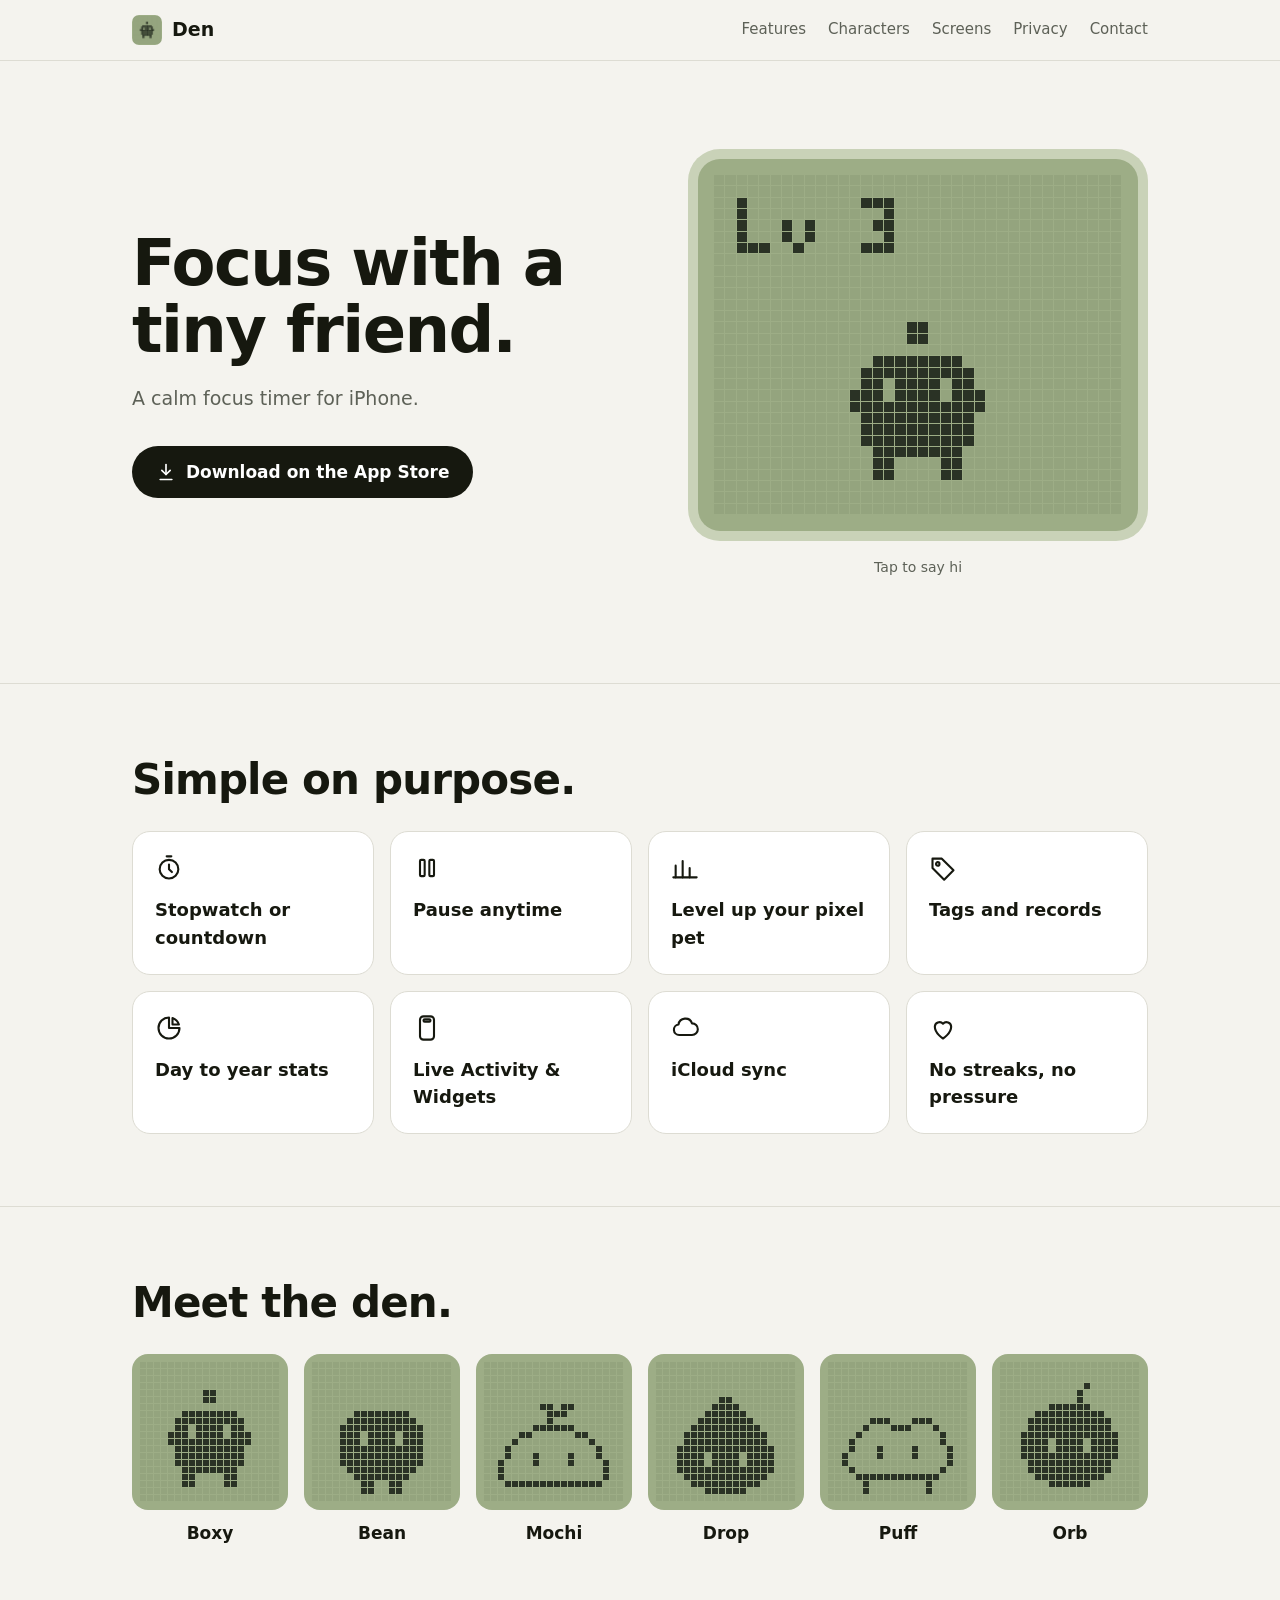
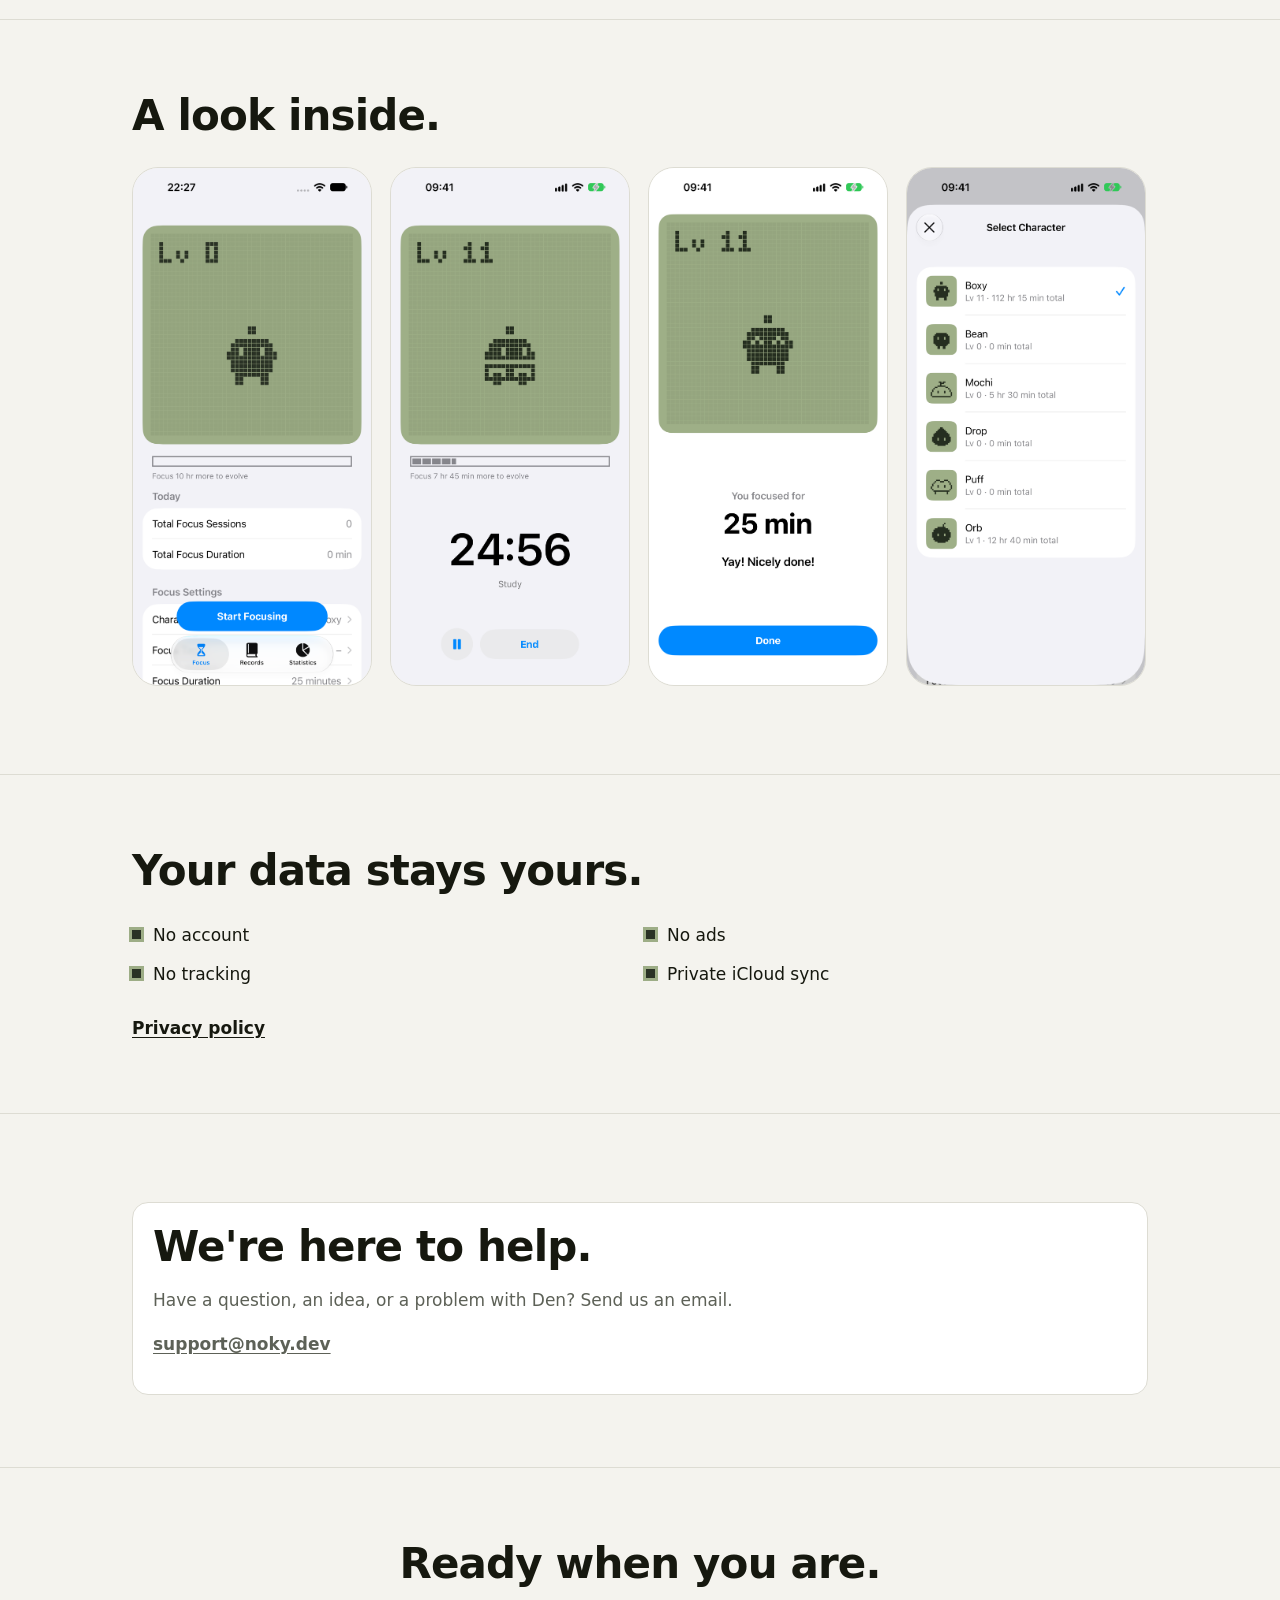
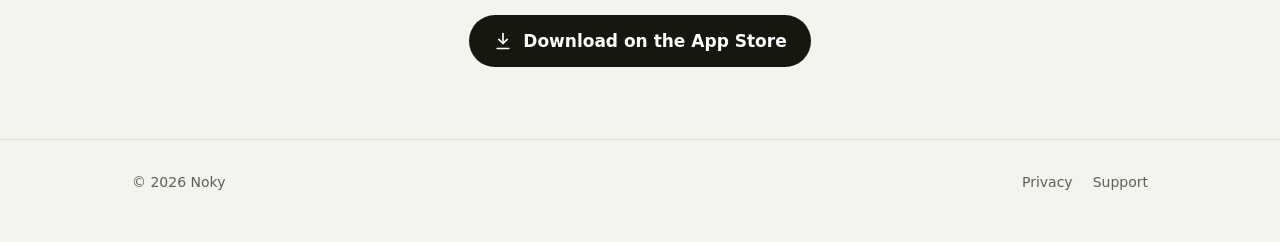
<file: website/index.html>
<!doctype html>
<html lang="en">
<head>
  <meta charset="utf-8">
  <meta name="viewport" content="width=device-width, initial-scale=1, viewport-fit=cover">
  <title>Den — A calm focus timer with a tiny pixel friend</title>
  <meta name="description" content="Den is a calm focus timer for iPhone. A tiny pixel friend keeps you company on a retro LCD screen and grows with every hour you focus. No accounts, no ads, no tracking.">
  <meta name="theme-color" content="#f4f3ee" media="(prefers-color-scheme: light)">
  <meta name="theme-color" content="#121310" media="(prefers-color-scheme: dark)">
  <meta property="og:title" content="Den — A calm focus timer with a tiny pixel friend">
  <meta property="og:description" content="A tiny pixel friend keeps you company while you focus, and grows with every hour you spend together.">
  <meta property="og:image" content="assets/icon.png">
  <meta property="og:type" content="website">
  <link rel="icon" type="image/png" href="assets/favicon.png">
  <link rel="apple-touch-icon" href="assets/apple-touch-icon.png">
  <link rel="stylesheet" href="assets/style.css">
</head>
<body>
  <header class="site-header">
    <div class="wrap">
      <a class="brand" href="./">
        <img src="assets/icon.png" alt="" width="30" height="30">
        Den
      </a>
      <nav class="nav" aria-label="Main">
        <a href="#features">Features</a>
        <a href="#characters" class="optional">Characters</a>
        <a href="#screens" class="optional">Screens</a>
        <a href="privacy">Privacy</a>
        <a href="#support">Contact</a>
      </nav>
    </div>
  </header>

  <main>
    <section class="hero">
      <div class="wrap">
        <div>
          <h1>Focus with a tiny friend.</h1>
          <p class="lede">A calm focus timer for iPhone.</p>
          <!-- App Store 按鈕：網址在 assets/config.js 設定；HTML 的預設 href 給停用 JavaScript 的使用者。 -->
          <a class="store-button" href="https://apps.apple.com/app/id6819673877">
            <svg viewBox="0 0 24 24" fill="none" stroke="currentColor" stroke-width="2" stroke-linecap="round" stroke-linejoin="round" aria-hidden="true"><path d="M12 3v12"/><path d="m7 10 5 5 5-5"/><path d="M5 21h14"/></svg>
            <span data-label>Download on the App Store</span>
          </a>
        </div>

        <div>
          <div class="lcd hero-lcd" tabindex="0" role="button" aria-label="Say hi to the pixel character">
            <canvas data-hero-lcd width="360" height="300"></canvas>
          </div>
          <p class="hero-lcd-caption">Tap to say hi</p>
        </div>
      </div>
    </section>

    <section class="section" id="features">
      <div class="wrap">
        <h2>Simple on purpose.</h2>

        <div class="features">
          <article class="feature">
            <svg class="icon" viewBox="0 0 24 24" fill="none" stroke="currentColor" stroke-width="1.8" stroke-linecap="round" stroke-linejoin="round" aria-hidden="true"><circle cx="12" cy="13" r="8"/><path d="M12 9v4l2.5 2.5"/><path d="M10 2h4"/></svg>
            <h3>Stopwatch or countdown</h3>
          </article>
          <article class="feature">
            <svg class="icon" viewBox="0 0 24 24" fill="none" stroke="currentColor" stroke-width="1.8" stroke-linecap="round" stroke-linejoin="round" aria-hidden="true"><rect x="6" y="5" width="4" height="14" rx="1"/><rect x="14" y="5" width="4" height="14" rx="1"/></svg>
            <h3>Pause anytime</h3>
          </article>
          <article class="feature">
            <svg class="icon" viewBox="0 0 24 24" fill="none" stroke="currentColor" stroke-width="1.8" stroke-linecap="round" stroke-linejoin="round" aria-hidden="true"><path d="M4 20V10"/><path d="M10 20V6"/><path d="M16 20v-8"/><path d="M22 20H2"/></svg>
            <h3>Level up your pixel pet</h3>
          </article>
          <article class="feature">
            <svg class="icon" viewBox="0 0 24 24" fill="none" stroke="currentColor" stroke-width="1.8" stroke-linecap="round" stroke-linejoin="round" aria-hidden="true"><path d="M3 12V4h8l10 10-8 8L3 12Z"/><circle cx="7.5" cy="8.5" r="1.5"/></svg>
            <h3>Tags and records</h3>
          </article>
          <article class="feature">
            <svg class="icon" viewBox="0 0 24 24" fill="none" stroke="currentColor" stroke-width="1.8" stroke-linecap="round" stroke-linejoin="round" aria-hidden="true"><path d="M12 3a9 9 0 1 0 9 9h-9Z"/><path d="M15 3.5A9 9 0 0 1 20.5 9H15Z"/></svg>
            <h3>Day to year stats</h3>
          </article>
          <article class="feature">
            <svg class="icon" viewBox="0 0 24 24" fill="none" stroke="currentColor" stroke-width="1.8" stroke-linecap="round" stroke-linejoin="round" aria-hidden="true"><rect x="6" y="2" width="12" height="20" rx="3"/><rect x="9" y="4.5" width="6" height="2" rx="1"/></svg>
            <h3>Live Activity &amp; Widgets</h3>
          </article>
          <article class="feature">
            <svg class="icon" viewBox="0 0 24 24" fill="none" stroke="currentColor" stroke-width="1.8" stroke-linecap="round" stroke-linejoin="round" aria-hidden="true"><path d="M7 18a4.5 4.5 0 0 1-.6-8.96A6 6 0 0 1 18 8a4 4 0 0 1 0 10Z"/></svg>
            <h3>iCloud sync</h3>
          </article>
          <article class="feature">
            <svg class="icon" viewBox="0 0 24 24" fill="none" stroke="currentColor" stroke-width="1.8" stroke-linecap="round" stroke-linejoin="round" aria-hidden="true"><path d="M12 21s-7-4.35-7-10a4 4 0 0 1 7-2.65A4 4 0 0 1 19 11c0 5.65-7 10-7 10Z"/></svg>
            <h3>No streaks, no pressure</h3>
          </article>
        </div>
      </div>
    </section>

    <section class="section" id="characters">
      <div class="wrap">
        <h2>Meet the den.</h2>

        <div class="characters">
          <figure class="character">
            <div class="lcd" tabindex="0" role="img" aria-label="Boxy"><canvas data-character="fangfang" width="200" height="200"></canvas></div>
            <figcaption>Boxy</figcaption>
          </figure>
          <figure class="character">
            <div class="lcd" tabindex="0" role="img" aria-label="Bean"><canvas data-character="doudou" width="200" height="200"></canvas></div>
            <figcaption>Bean</figcaption>
          </figure>
          <figure class="character">
            <div class="lcd" tabindex="0" role="img" aria-label="Mochi"><canvas data-character="mochi" width="200" height="200"></canvas></div>
            <figcaption>Mochi</figcaption>
          </figure>
          <figure class="character">
            <div class="lcd" tabindex="0" role="img" aria-label="Drop"><canvas data-character="drop" width="200" height="200"></canvas></div>
            <figcaption>Drop</figcaption>
          </figure>
          <figure class="character">
            <div class="lcd" tabindex="0" role="img" aria-label="Puff"><canvas data-character="cloud" width="200" height="200"></canvas></div>
            <figcaption>Puff</figcaption>
          </figure>
          <figure class="character">
            <div class="lcd" tabindex="0" role="img" aria-label="Orb"><canvas data-character="orb" width="200" height="200"></canvas></div>
            <figcaption>Orb</figcaption>
          </figure>
        </div>
      </div>
    </section>

    <section class="section" id="screens">
      <div class="wrap">
        <h2>A look inside.</h2>

        <div class="screens">
          <figure class="screen">
            <img src="assets/screens/01-focus.png" alt="Den’s Focus screen with Mochi and a level progress bar in dark mode" width="603" height="1311" loading="lazy">
          </figure>
          <figure class="screen">
            <img src="assets/screens/02-focusing.png" alt="A countdown in progress with pause and End buttons" width="603" height="1311" loading="lazy">
          </figure>
          <figure class="screen">
            <img src="assets/screens/03-celebration.png" alt="A celebration screen after a focus session in dark mode" width="603" height="1311" loading="lazy">
          </figure>
          <figure class="screen">
            <img src="assets/screens/04-characters.png" alt="Characters sorted by focus time, including an unhatched egg" width="603" height="1311" loading="lazy">
          </figure>
          <figure class="screen">
            <img src="assets/screens/05-statistics-month.png" alt="A monthly focus calendar in Statistics" width="603" height="1311" loading="lazy">
          </figure>
          <figure class="screen">
            <img src="assets/screens/07-records.png" alt="The Records list grouped by day" width="603" height="1311" loading="lazy">
          </figure>
          <figure class="screen">
            <img src="assets/screens/08-widgets.svg" alt="Preview of Den’s three Home Screen widgets and three Lock Screen widgets" width="603" height="1311" loading="lazy">
          </figure>
        </div>
      </div>
    </section>

    <section class="section" id="privacy">
      <div class="wrap">
        <h2>Your data stays yours.</h2>
        <ul class="promises">
          <li>No account</li>
          <li>No ads</li>
          <li>No tracking</li>
          <li>Private iCloud sync</li>
        </ul>
        <a class="text-link" href="privacy">Privacy policy</a>
      </div>
    </section>

    <section class="section" id="support" aria-labelledby="support-title">
      <div class="wrap">
        <div class="contact">
          <h2 id="support-title">We're here to help.</h2>
          <p>Have a question, an idea, or a problem with Den? Send us an email.</p>
          <p data-support-block><span data-support-email><a class="text-link" href="mailto:support@noky.dev">support@noky.dev</a></span></p>
          <p data-support-fallback hidden>You can reach us through the support link on Den's App Store page.</p>
        </div>
      </div>
    </section>

    <section class="section closing">
      <div class="wrap">
        <h2>Ready when you are.</h2>
        <a class="store-button" href="https://apps.apple.com/app/id6819673877">
          <svg viewBox="0 0 24 24" fill="none" stroke="currentColor" stroke-width="2" stroke-linecap="round" stroke-linejoin="round" aria-hidden="true"><path d="M12 3v12"/><path d="m7 10 5 5 5-5"/><path d="M5 21h14"/></svg>
          <span data-label>Download on the App Store</span>
        </a>
      </div>
    </section>
  </main>

  <footer class="site-footer">
    <div class="wrap">
      <span>© 2026 Noky</span>
      <nav aria-label="Footer">
        <a href="privacy">Privacy</a>
        <a href="privacy#support">Support</a>
      </nav>
    </div>
  </footer>

  <script src="assets/config.js"></script>
  <script src="assets/sprites.js"></script>
  <script src="assets/site.js"></script>
</body>
</html>
</file>
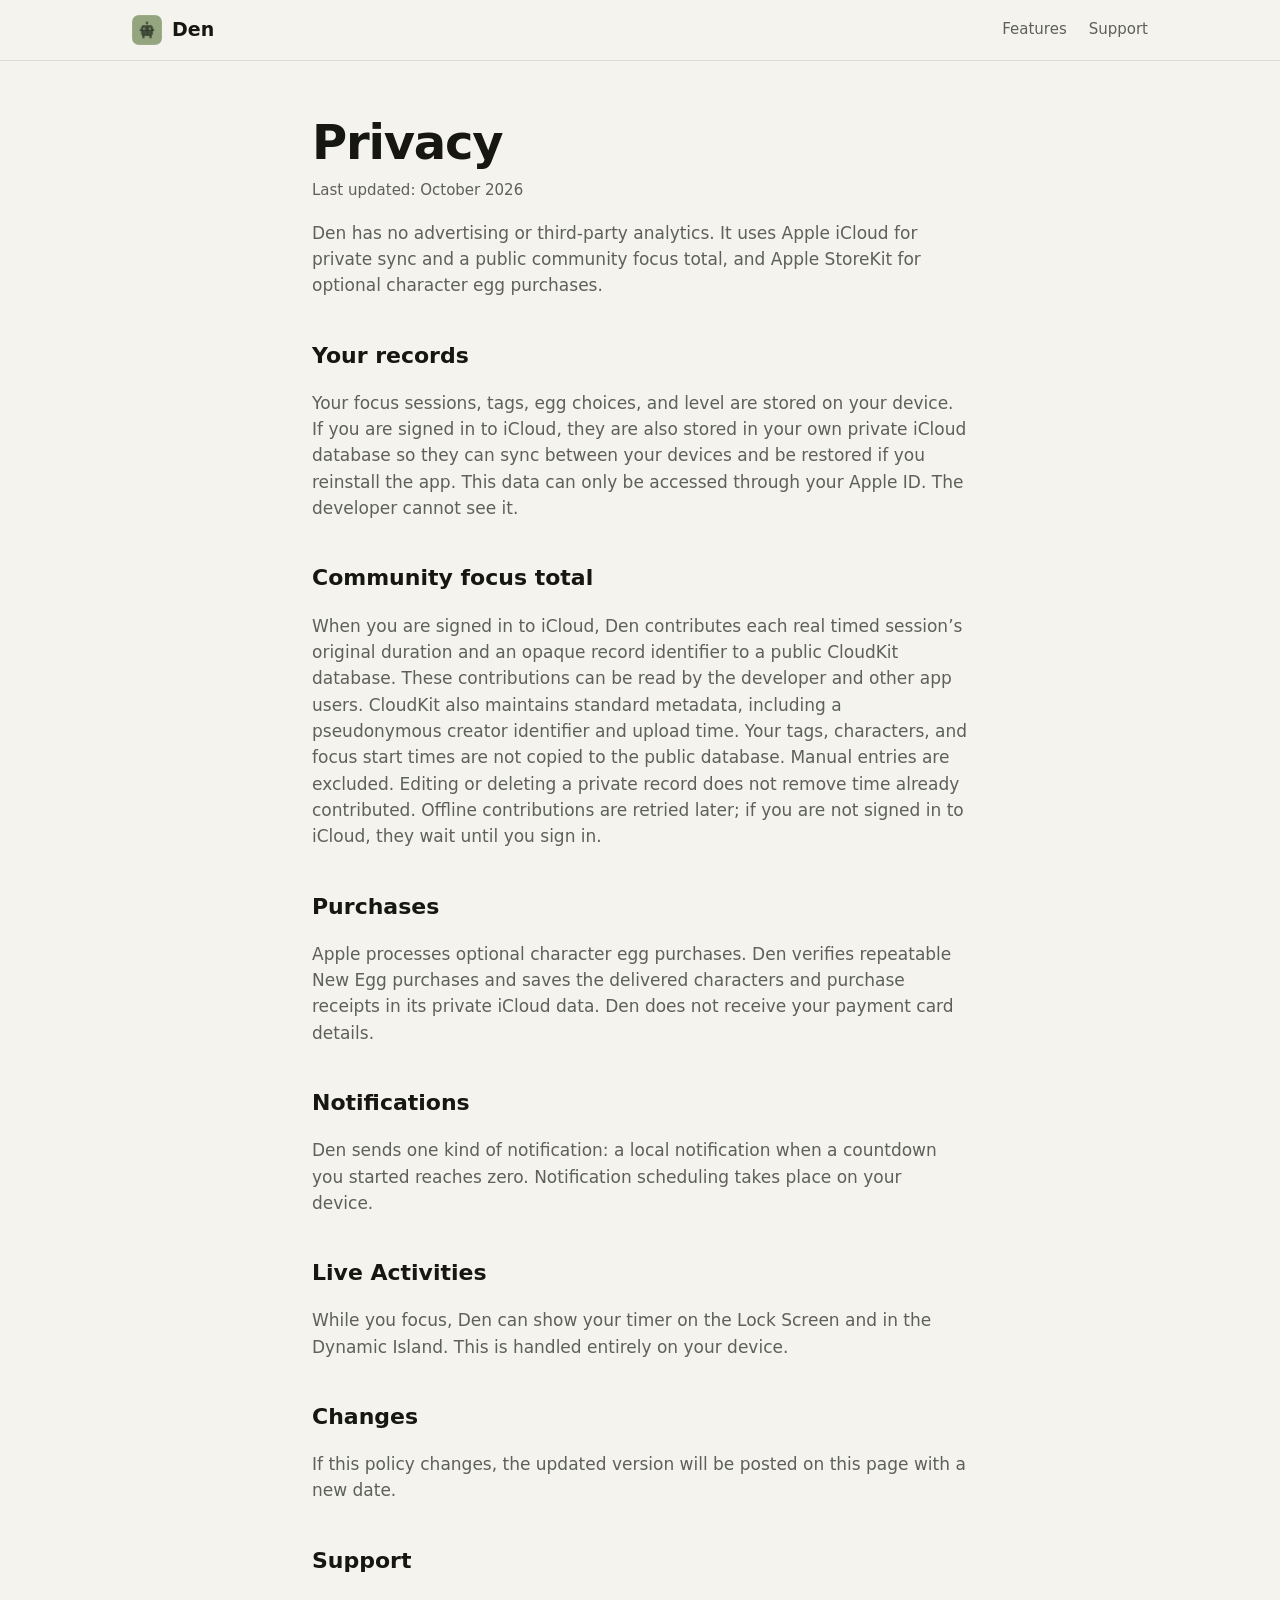
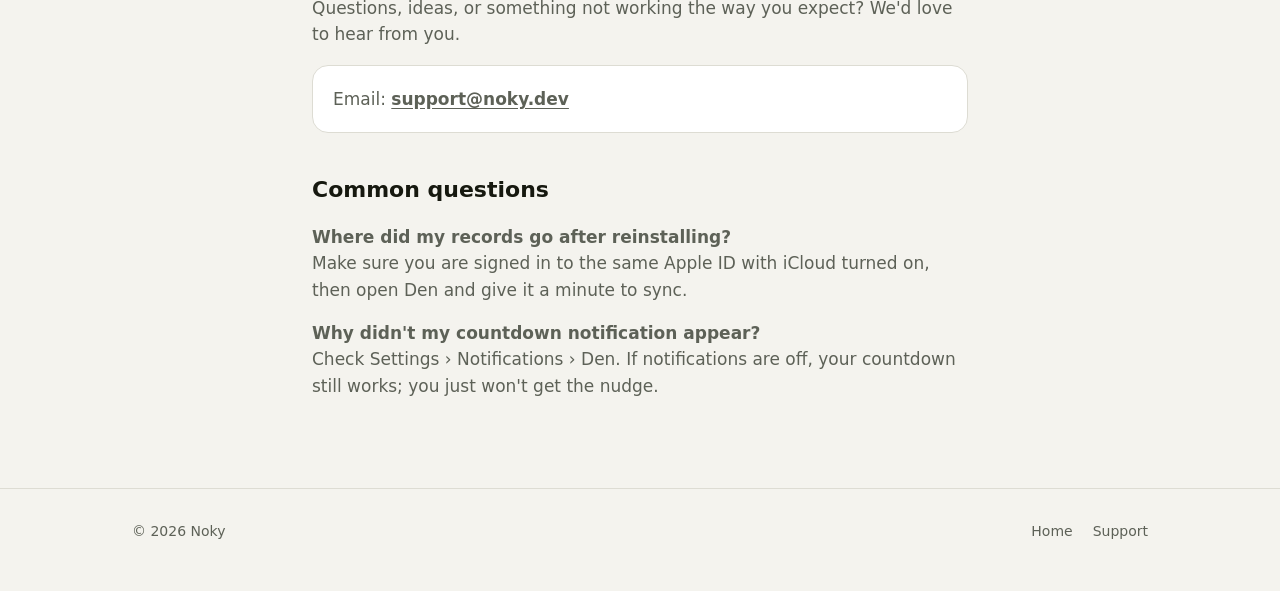
<file: website/privacy.html>
<!doctype html>
<html lang="en">
<head>
  <meta charset="utf-8">
  <meta name="viewport" content="width=device-width, initial-scale=1, viewport-fit=cover">
  <title>Privacy and Support — Den</title>
  <meta name="description" content="Den's privacy policy and how to get support.">
  <meta name="theme-color" content="#f4f3ee" media="(prefers-color-scheme: light)">
  <meta name="theme-color" content="#121310" media="(prefers-color-scheme: dark)">
  <link rel="icon" type="image/png" href="assets/favicon.png">
  <link rel="apple-touch-icon" href="assets/apple-touch-icon.png">
  <link rel="stylesheet" href="assets/style.css">
</head>
<body>
  <header class="site-header">
    <div class="wrap">
      <a class="brand" href="./">
        <img src="assets/icon.png" alt="" width="30" height="30">
        Den
      </a>
      <nav class="nav" aria-label="Main">
        <a href="./#features">Features</a>
        <a href="#support">Support</a>
      </nav>
    </div>
  </header>

  <main class="wrap doc">
    <h1>Privacy</h1>
    <p class="updated">Last updated: October 2026</p>

    <p>Den has no advertising or third-party analytics. It uses Apple iCloud for private sync and a public community focus total, and Apple StoreKit for optional character egg purchases.</p>

    <h2>Your records</h2>
    <p>Your focus sessions, tags, egg choices, and level are stored on your device. If you are signed in to iCloud, they are also stored in your own private iCloud database so they can sync between your devices and be restored if you reinstall the app. This data can only be accessed through your Apple ID. The developer cannot see it.</p>

    <h2>Community focus total</h2>
    <p>When you are signed in to iCloud, Den contributes each real timed session’s original duration and an opaque record identifier to a public CloudKit database. These contributions can be read by the developer and other app users. CloudKit also maintains standard metadata, including a pseudonymous creator identifier and upload time. Your tags, characters, and focus start times are not copied to the public database. Manual entries are excluded. Editing or deleting a private record does not remove time already contributed. Offline contributions are retried later; if you are not signed in to iCloud, they wait until you sign in.</p>

    <h2>Purchases</h2>
    <p>Apple processes optional character egg purchases. Den verifies repeatable New Egg purchases and saves the delivered characters and purchase receipts in its private iCloud data. Den does not receive your payment card details.</p>

    <h2>Notifications</h2>
    <p>Den sends one kind of notification: a local notification when a countdown you started reaches zero. Notification scheduling takes place on your device.</p>

    <h2>Live Activities</h2>
    <p>While you focus, Den can show your timer on the Lock Screen and in the Dynamic Island. This is handled entirely on your device.</p>

    <h2>Changes</h2>
    <p>If this policy changes, the updated version will be posted on this page with a new date.</p>

    <h2 id="support">Support</h2>
    <p>Questions, ideas, or something not working the way you expect? We'd love to hear from you.</p>
    <div class="contact">
      <p data-support-block>Email: <span data-support-email><a class="text-link" href="mailto:support@noky.dev">support@noky.dev</a></span></p>
      <p data-support-fallback hidden>You can reach us through the support link on Den's App Store page.</p>
    </div>

    <h2>Common questions</h2>
    <p><strong>Where did my records go after reinstalling?</strong><br>
    Make sure you are signed in to the same Apple ID with iCloud turned on, then open Den and give it a minute to sync.</p>
    <p><strong>Why didn't my countdown notification appear?</strong><br>
    Check Settings › Notifications › Den. If notifications are off, your countdown still works; you just won't get the nudge.</p>
  </main>

  <footer class="site-footer">
    <div class="wrap">
      <span>© 2026 Noky</span>
      <nav aria-label="Footer">
        <a href="./">Home</a>
        <a href="#support">Support</a>
      </nav>
    </div>
  </footer>

  <script src="assets/config.js"></script>
  <script src="assets/site.js"></script>
</body>
</html>
</file>
<file: website/assets/style.css>
:root {
  --bg: #f4f3ee;
  --surface: #ffffff;
  --ink: #16180f;
  --muted: #5d6157;
  --line: #dddcd3;
  --button: #16180f;
  --button-ink: #ffffff;

  /* LCD 的配色和 app 裡一樣，不跟著深色模式變。 */
  --lcd-bg: #9dad86;
  --lcd-on: #2a3225;
  --lcd-off: #94a47e;
  --lcd-bezel: #c9d2b8;

  --radius: 22px;
  --max: 1080px;
  color-scheme: light;
}

@media (prefers-color-scheme: dark) {
  :root:not([data-theme="light"]) {
    --bg: #121310;
    --surface: #1d1f1a;
    --ink: #f1f2ec;
    --muted: #a5a99d;
    --line: #2e3129;
    --button: #f1f2ec;
    --button-ink: #121310;
    --lcd-bezel: #2e3329;
    color-scheme: dark;
  }
}

:root[data-theme="dark"] {
  --bg: #121310;
  --surface: #1d1f1a;
  --ink: #f1f2ec;
  --muted: #a5a99d;
  --line: #2e3129;
  --button: #f1f2ec;
  --button-ink: #121310;
  --lcd-bezel: #2e3329;
  color-scheme: dark;
}

* { box-sizing: border-box; }

html { -webkit-text-size-adjust: 100%; }

body {
  margin: 0;
  background: var(--bg);
  color: var(--ink);
  font-family: -apple-system, BlinkMacSystemFont, "SF Pro Text", "Segoe UI", system-ui, sans-serif;
  font-size: 17px;
  line-height: 1.55;
  -webkit-font-smoothing: antialiased;
}

img { max-width: 100%; height: auto; display: block; }

a { color: inherit; }

.wrap {
  max-width: var(--max);
  margin: 0 auto;
  padding: 0 16px;
}

@media (min-width: 720px) {
  .wrap { padding: 0 32px; }
}

/* ---------- Header ---------- */

.site-header {
  position: sticky;
  top: 0;
  z-index: 10;
  background: color-mix(in srgb, var(--bg) 88%, transparent);
  backdrop-filter: saturate(150%) blur(12px);
  -webkit-backdrop-filter: saturate(150%) blur(12px);
  border-bottom: 1px solid var(--line);
}

.site-header .wrap {
  display: flex;
  align-items: center;
  justify-content: space-between;
  height: 60px;
}

.brand {
  display: flex;
  align-items: center;
  gap: 10px;
  font-weight: 700;
  font-size: 19px;
  text-decoration: none;
}

.brand img {
  width: 30px;
  height: 30px;
  border-radius: 7px;
}

.nav {
  display: flex;
  gap: 22px;
  font-size: 15px;
}

.nav a {
  text-decoration: none;
  color: var(--muted);
}

.nav a:hover { color: var(--ink); }

@media (max-width: 560px) {
  .nav .optional { display: none; }
}

/* ---------- Buttons ---------- */

.store-button {
  display: inline-flex;
  align-items: center;
  gap: 10px;
  min-height: 52px;
  padding: 0 24px;
  border-radius: 999px;
  background: var(--button);
  color: var(--button-ink);
  font-weight: 600;
  font-size: 17px;
  text-decoration: none;
  transition: transform 0.15s ease, opacity 0.15s ease;
}

.store-button:hover { transform: translateY(-1px); }

.store-button svg {
  width: 20px;
  height: 20px;
  flex: none;
}

.store-button[aria-disabled="true"] {
  opacity: 0.55;
  cursor: default;
  pointer-events: none;
}

.store-note {
  margin: 12px 0 0;
  font-size: 14px;
  color: var(--muted);
}

/* ---------- Hero ---------- */

.hero {
  padding: 56px 0 72px;
}

.hero .wrap {
  display: grid;
  gap: 48px;
  align-items: center;
}

@media (min-width: 880px) {
  .hero { padding: 88px 0 104px; }
  .hero .wrap { grid-template-columns: 1.05fr 0.95fr; }
}

.eyebrow {
  margin: 0 0 14px;
  font-size: 14px;
  font-weight: 600;
  letter-spacing: 0.04em;
  text-transform: uppercase;
  color: var(--muted);
}

h1 {
  margin: 0 0 20px;
  font-size: clamp(38px, 6.4vw, 64px);
  line-height: 1.05;
  letter-spacing: -0.025em;
}

.lede {
  margin: 0 0 32px;
  font-size: 19px;
  color: var(--muted);
  max-width: 34em;
}

/* ---------- LCD ---------- */

.lcd {
  background: var(--lcd-bg);
  border-radius: var(--radius);
  padding: 16px;
  box-shadow: 0 0 0 10px var(--lcd-bezel);
}

.lcd canvas {
  display: block;
  width: 100%;
  height: auto;
  image-rendering: pixelated;
}

.hero-lcd {
  max-width: 440px;
  width: 100%;
  margin: 10px auto;
  cursor: pointer;
}

.hero-lcd-caption {
  margin: 26px 0 0;
  text-align: center;
  font-size: 14px;
  color: var(--muted);
}

/* ---------- Sections ---------- */

section { scroll-margin-top: 72px; }

.section {
  padding: 72px 0;
  border-top: 1px solid var(--line);
}

.section h2 {
  margin: 0 0 28px;
  font-size: clamp(30px, 4.4vw, 42px);
  line-height: 1.12;
  letter-spacing: -0.02em;
}

.section .intro {
  margin: 0 0 40px;
  font-size: 18px;
  color: var(--muted);
  max-width: 38em;
}

/* Features */

.features {
  display: grid;
  gap: 16px;
  grid-template-columns: 1fr;
}

@media (min-width: 560px) {
  .features { grid-template-columns: repeat(2, 1fr); }
}

@media (min-width: 880px) {
  .features { grid-template-columns: repeat(4, 1fr); }
}

.feature {
  background: var(--surface);
  border: 1px solid var(--line);
  border-radius: 18px;
  padding: 22px;
}

.feature h3 {
  margin: 0;
  font-size: 18px;
}

.feature p {
  margin: 0;
  font-size: 16px;
  color: var(--muted);
}

.feature .icon {
  display: block;
  width: 28px;
  height: 28px;
  margin-bottom: 14px;
  color: var(--ink);
}

/* Characters */

.characters {
  display: grid;
  gap: 16px;
  grid-template-columns: repeat(3, 1fr);
}

@media (min-width: 880px) {
  .characters { grid-template-columns: repeat(6, 1fr); }
}

.character {
  margin: 0;
  text-align: center;
}

.character .lcd {
  padding: 8px;
  box-shadow: none;
  border-radius: 16px;
  cursor: pointer;
}

.character figcaption {
  margin-top: 10px;
  font-weight: 600;
}

/* Screens */

.screens {
  display: flex;
  gap: 18px;
  overflow-x: auto;
  scroll-snap-type: x mandatory;
  padding-bottom: 16px;
  margin: 0 -16px;
  padding-left: 16px;
  padding-right: 16px;
}

@media (min-width: 720px) {
  .screens { margin: 0; padding-left: 0; padding-right: 0; }
}

.screen {
  flex: 0 0 auto;
  width: min(62vw, 240px);
  margin: 0;
  scroll-snap-align: start;
}

.screen img {
  width: 100%;
  border-radius: 26px;
  border: 1px solid var(--line);
  background: var(--surface);
}

.screen figcaption {
  margin-top: 10px;
  font-size: 15px;
  color: var(--muted);
  text-align: center;
}

/* Privacy */

.promises {
  display: grid;
  gap: 12px;
  margin: 0 0 28px;
  padding: 0;
  list-style: none;
}

@media (min-width: 720px) {
  .promises { grid-template-columns: repeat(2, 1fr); }
}

.promises li {
  display: flex;
  gap: 12px;
  align-items: baseline;
  font-size: 17px;
}

.promises li::before {
  content: "";
  flex: none;
  width: 9px;
  height: 9px;
  background: var(--lcd-on);
  box-shadow: 0 0 0 3px var(--lcd-bg);
  transform: translateY(-2px);
}

.text-link {
  font-weight: 600;
  text-underline-offset: 3px;
}

/* Closing CTA */

.closing {
  text-align: center;
}

.closing .intro {
  margin-left: auto;
  margin-right: auto;
}

/* Footer */

.site-footer {
  padding: 32px 0 48px;
  border-top: 1px solid var(--line);
  font-size: 14px;
  color: var(--muted);
}

.site-footer .wrap {
  display: flex;
  flex-wrap: wrap;
  gap: 12px 24px;
  justify-content: space-between;
}

.site-footer nav {
  display: flex;
  gap: 20px;
}

.site-footer a { text-decoration: none; }
.site-footer a:hover { color: var(--ink); }

/* ---------- Privacy page ---------- */

.doc {
  max-width: 720px;
  padding-top: 56px;
  padding-bottom: 72px;
}

.doc h1 {
  font-size: clamp(34px, 5.4vw, 48px);
}

.doc h2 {
  margin: 40px 0 8px;
  font-size: 22px;
}

.doc p,
.doc li {
  color: var(--muted);
}

.doc .updated {
  margin-top: -8px;
  font-size: 15px;
}

.contact {
  margin-top: 16px;
  padding: 20px;
  background: var(--surface);
  border: 1px solid var(--line);
  border-radius: 16px;
}

.contact h2 { margin: 0 0 12px; }
.contact p { color: var(--muted); }
.contact .text-link { overflow-wrap: anywhere; }
.contact p:last-child { margin-bottom: 0; }

.doc .contact p { margin: 0; }

#support { scroll-margin-top: 80px; }

@media (prefers-reduced-motion: reduce) {
  .store-button { transition: none; }
  .store-button:hover { transform: none; }
}
</file>
